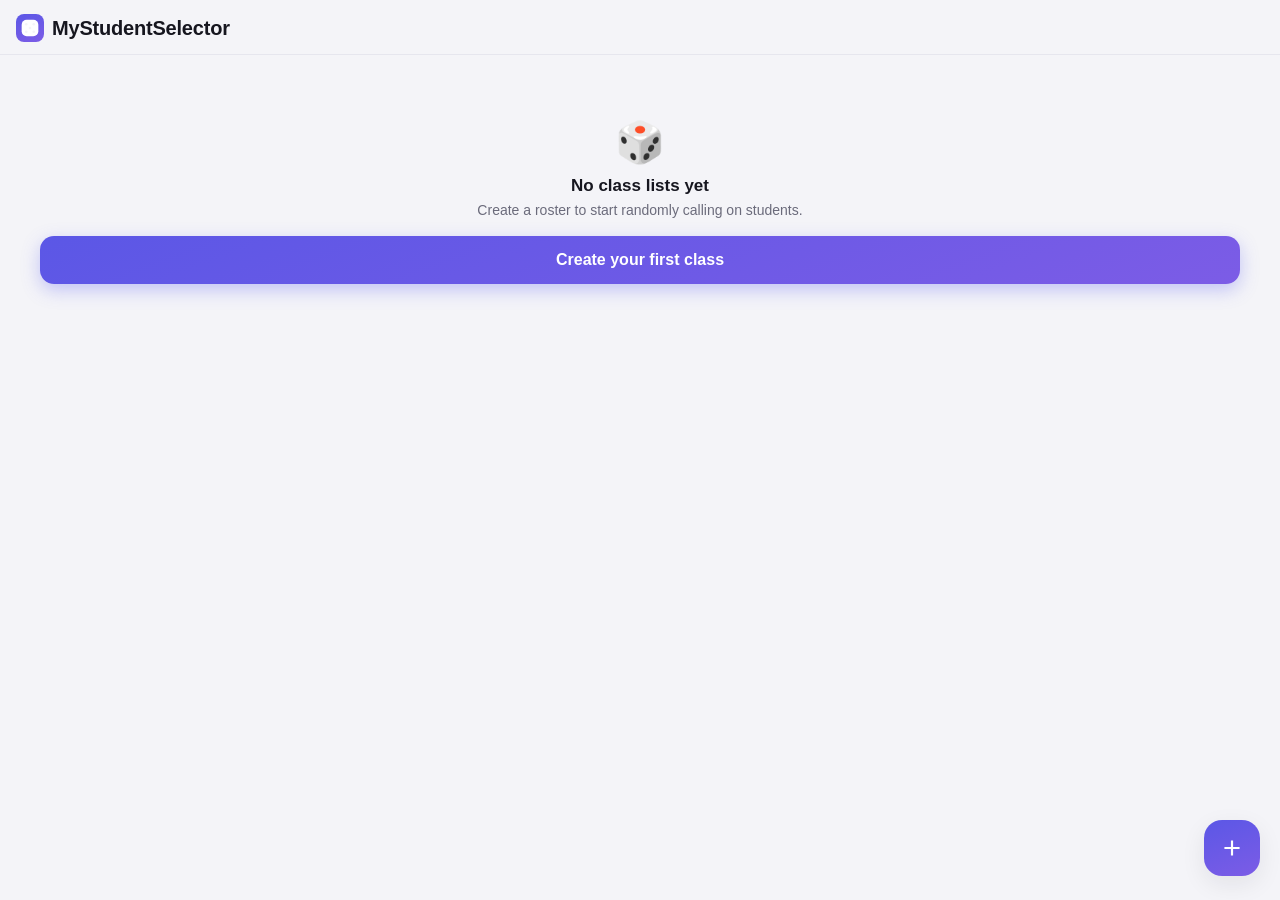
<file: index.html>
<!doctype html>
<html lang="en">
<head>
<meta charset="utf-8" />
<meta name="viewport" content="width=device-width, initial-scale=1, viewport-fit=cover, maximum-scale=1" />
<title>MyStudentSelector</title>
<meta name="description" content="Randomly pick students from your class rosters for cold calling." />

<!-- PWA / iOS home screen -->
<link rel="manifest" href="manifest.json" />
<meta name="theme-color" content="#4f46e5" />
<meta name="apple-mobile-web-app-capable" content="yes" />
<meta name="apple-mobile-web-app-status-bar-style" content="black-translucent" />
<meta name="apple-mobile-web-app-title" content="StudentPick" />
<link rel="apple-touch-icon" href="icons/icon-180.png" />
<link rel="icon" href="icons/icon-192.png" />

<link rel="stylesheet" href="styles.css" />
</head>
<body>

<div id="app">

  <!-- ===================== ROSTER LIST VIEW ===================== -->
  <section id="view-rosters" class="view" data-view="rosters">
    <header class="topbar">
      <h1 class="app-title">
        <span class="die-badge" aria-hidden="true">
          <svg viewBox="0 0 24 24" width="20" height="20"><rect x="2" y="2" width="20" height="20" rx="6" fill="currentColor"/><circle cx="7.5" cy="7.5" r="1.6" fill="var(--bg)"/><circle cx="16.5" cy="7.5" r="1.6" fill="var(--bg)"/><circle cx="12" cy="12" r="1.6" fill="var(--bg)"/><circle cx="7.5" cy="16.5" r="1.6" fill="var(--bg)"/><circle cx="16.5" cy="16.5" r="1.6" fill="var(--bg)"/></svg>
        </span>
        MyStudentSelector
      </h1>
    </header>

    <main class="content">
      <div id="roster-empty" class="empty-state" hidden>
        <div class="empty-icon">🎲</div>
        <h2>No class lists yet</h2>
        <p>Create a roster to start randomly calling on students.</p>
        <button class="btn btn-primary" id="empty-add-roster-btn">Create your first class</button>
      </div>

      <ul id="roster-list" class="roster-list"></ul>
    </main>

    <button id="add-roster-fab" class="fab" aria-label="Add class">
      <svg viewBox="0 0 24 24" width="26" height="26"><path fill="currentColor" d="M11 5h2v6h6v2h-6v6h-2v-6H5v-2h6z"/></svg>
    </button>
  </section>

  <!-- ===================== ROSTER DETAIL / PICKER VIEW ===================== -->
  <section id="view-roster" class="view" data-view="roster" hidden>
    <header class="topbar">
      <button class="icon-btn back-btn" id="back-btn" aria-label="Back">
        <svg viewBox="0 0 24 24" width="24" height="24"><path fill="currentColor" d="M15.5 4.5 8 12l7.5 7.5 1.4-1.4L10.8 12l6.1-6.1z"/></svg>
      </button>
      <h1 class="app-title roster-title" id="roster-title">Class</h1>
      <button class="icon-btn" id="roster-menu-btn" aria-label="Class options">
        <svg viewBox="0 0 24 24" width="22" height="22"><circle cx="12" cy="5" r="2" fill="currentColor"/><circle cx="12" cy="12" r="2" fill="currentColor"/><circle cx="12" cy="19" r="2" fill="currentColor"/></svg>
      </button>
    </header>

    <main class="content">
      <div class="picker-card">
        <div class="picker-progress" id="picker-progress">0 of 0 called this round</div>
        <div class="picker-stage" id="picker-stage">
          <div class="picker-placeholder" id="picker-placeholder">Tap the button to pick a student</div>
          <div class="picker-name" id="picker-name" hidden></div>
        </div>
        <button class="btn btn-primary btn-pick" id="pick-btn">
          <svg viewBox="0 0 24 24" width="20" height="20" aria-hidden="true"><rect x="3" y="3" width="18" height="18" rx="5" fill="currentColor" opacity=".001"/><path fill="currentColor" d="M12 2 2 7l10 5 10-5-10-5Zm0 7.2L4.3 6 12 2.8 19.7 6 12 9.2ZM2 17l10 5 10-5v-2l-10 5-10-5v2Zm0-5 10 5 10-5v-2l-10 5-10-5v2Z"/></svg>
          Pick a Student
        </button>
        <button class="btn btn-ghost btn-reset-round" id="reset-round-btn" hidden>Start a new round</button>
      </div>

      <div class="section-row">
        <h2 class="section-title">Roster</h2>
        <button class="link-btn" id="add-students-btn">Add students</button>
      </div>

      <div id="students-empty" class="empty-state" hidden>
        <div class="empty-icon">🧑‍🎓</div>
        <h2>No students yet</h2>
        <p>Add names one at a time, or paste a whole list.</p>
        <button class="btn btn-primary" id="empty-add-students-btn">Add students</button>
      </div>

      <ul id="student-list" class="student-list"></ul>
    </main>
  </section>

</div>

<!-- ===================== MODAL: Add / Rename Roster ===================== -->
<div class="modal-backdrop" id="roster-modal-backdrop" hidden>
  <div class="modal" role="dialog" aria-modal="true" aria-labelledby="roster-modal-title">
    <h2 id="roster-modal-title">New class</h2>
    <input type="text" id="roster-name-input" class="text-input" placeholder="e.g. Period 3 — Chemistry" maxlength="60" autocomplete="off" />
    <div class="modal-actions">
      <button class="btn btn-ghost" id="roster-modal-cancel">Cancel</button>
      <button class="btn btn-primary" id="roster-modal-save">Save</button>
    </div>
  </div>
</div>

<!-- ===================== MODAL: Add Students ===================== -->
<div class="modal-backdrop" id="students-modal-backdrop" hidden>
  <div class="modal" role="dialog" aria-modal="true" aria-labelledby="students-modal-title">
    <h2 id="students-modal-title">Add students</h2>
    <input type="text" id="single-student-input" class="text-input" placeholder="Add one name…" autocomplete="off" />
    <p class="modal-hint">Or paste a list — one name per line or separated by commas.</p>
    <textarea id="bulk-student-input" class="textarea-input" rows="5" placeholder="Alex Kim&#10;Jordan Lee&#10;Sam Patel"></textarea>
    <div class="modal-actions">
      <button class="btn btn-ghost" id="students-modal-cancel">Cancel</button>
      <button class="btn btn-primary" id="students-modal-save">Add</button>
    </div>
  </div>
</div>

<!-- ===================== SHEET: Roster options ===================== -->
<div class="modal-backdrop" id="roster-sheet-backdrop" hidden>
  <div class="sheet" role="dialog" aria-modal="true">
    <button class="sheet-action" id="sheet-rename">Rename class</button>
    <button class="sheet-action" id="sheet-reset-round">Start a new round</button>
    <button class="sheet-action" id="sheet-reset-stats">Reset call counts</button>
    <button class="sheet-action danger" id="sheet-delete">Delete class</button>
    <button class="sheet-action cancel" id="sheet-cancel">Cancel</button>
  </div>
</div>

<div class="toast" id="toast" hidden></div>

<script src="app.js"></script>
</body>
</html>
</file>
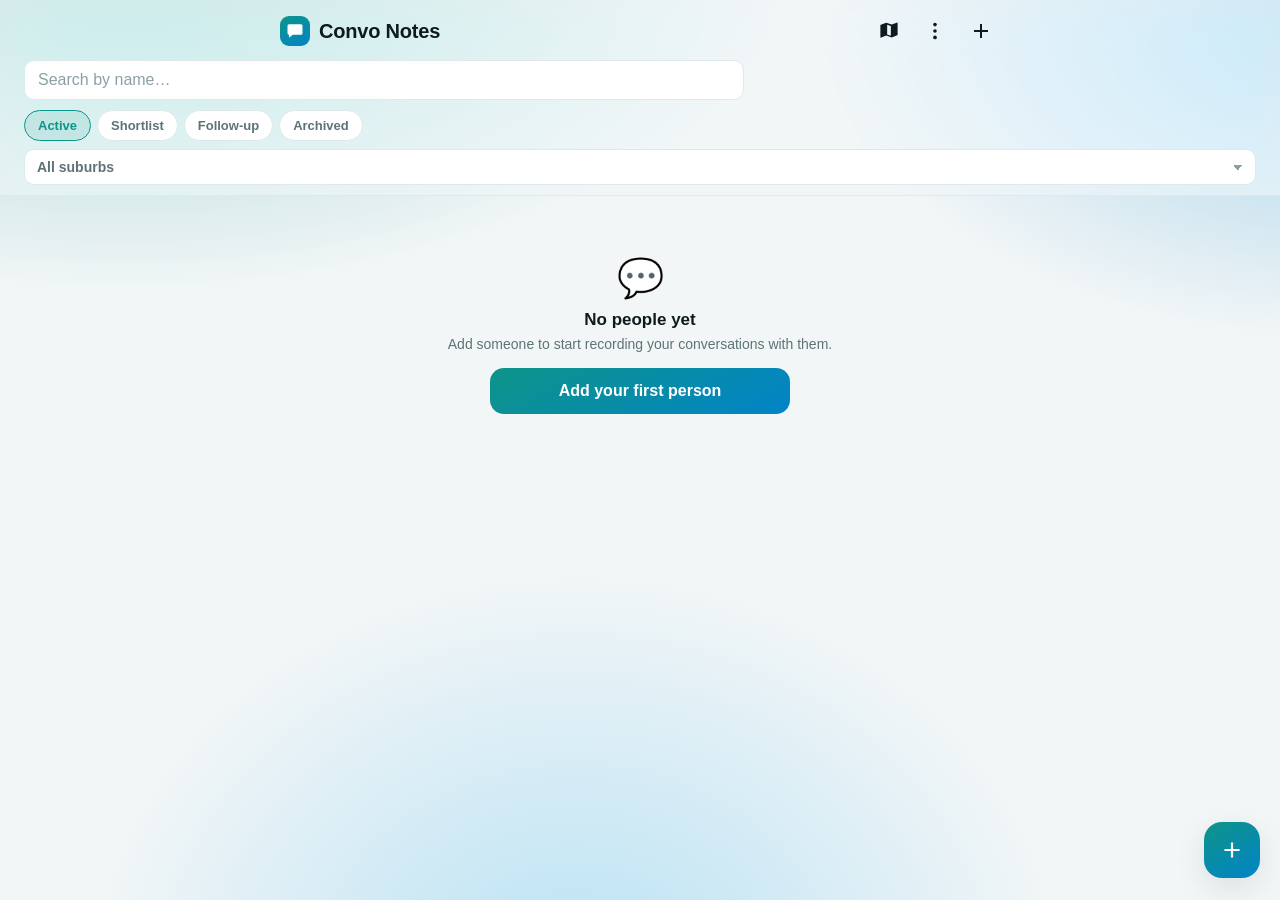
<file: convo-notes/web/index.html>
<!doctype html>
<html lang="en">
<head>
<meta charset="utf-8" />
<meta name="viewport" content="width=device-width, initial-scale=1, viewport-fit=cover, maximum-scale=1" />
<title>Convo Notes</title>
<meta name="description" content="Record and follow up on conversations — date stamped, location tagged, filterable by suburb." />

<link rel="manifest" href="manifest.json" />
<meta name="theme-color" content="#0d9488" />
<meta name="apple-mobile-web-app-capable" content="yes" />
<meta name="apple-mobile-web-app-status-bar-style" content="black-translucent" />
<meta name="apple-mobile-web-app-title" content="Convo Notes" />
<link rel="apple-touch-icon" href="icons/icon-180.png" />
<link rel="icon" href="icons/icon-192.png" />

<link rel="stylesheet" href="vendor/leaflet/leaflet.css" />
<link rel="stylesheet" href="styles.css" />
</head>
<body>

<div id="app">

  <!-- ==================== PEOPLE LIST ==================== -->
  <section id="view-people" class="view">
    <header class="topbar">
      <div class="topbar-main">
        <h1 class="app-title">
          <span class="brand-badge" aria-hidden="true">
            <svg viewBox="0 0 24 24" width="18" height="18"><path fill="currentColor" d="M4 3h16a2 2 0 0 1 2 2v10a2 2 0 0 1-2 2H9l-5 4v-4H4a2 2 0 0 1-2-2V5a2 2 0 0 1 2-2Z"/></svg>
          </span>
          Convo Notes
        </h1>
        <button class="icon-btn" id="open-map-btn" aria-label="View map">
          <svg viewBox="0 0 24 24" width="22" height="22"><path fill="currentColor" d="M15 19 9 17 3.6 19.1a.7.7 0 0 1-1-.65V5.9a.7.7 0 0 1 .45-.65L9 3l6 2 5.4-2.1a.7.7 0 0 1 1 .65v12.55a.7.7 0 0 1-.45.65L15 19Zm-1-1.8V6.6l-4-1.35v10.6l4 1.35Z"/></svg>
        </button>
        <button class="icon-btn" id="app-menu-btn" aria-label="Backup options">
          <svg viewBox="0 0 24 24" width="22" height="22"><circle cx="12" cy="5" r="2" fill="currentColor"/><circle cx="12" cy="12" r="2" fill="currentColor"/><circle cx="12" cy="19" r="2" fill="currentColor"/></svg>
        </button>
        <button class="icon-btn" id="add-person-top-btn" aria-label="Add person">
          <svg viewBox="0 0 24 24" width="24" height="24"><path fill="currentColor" d="M11 5h2v6h6v2h-6v6h-2v-6H5v-2h6z"/></svg>
        </button>
      </div>

      <input type="search" id="search-input" class="search-input" placeholder="Search by name…" autocomplete="off" />

      <div class="chips" id="chip-row">
        <button class="chip is-active" data-scope="active">Active</button>
        <button class="chip" data-scope="shortlist">Shortlist <span class="chip-count" id="count-shortlist"></span></button>
        <button class="chip" data-scope="overdue">Follow-up <span class="chip-count" id="count-overdue"></span></button>
        <button class="chip" data-scope="archived">Archived</button>
      </div>
      <select id="suburb-filter" class="suburb-select" aria-label="Filter by suburb">
        <option value="all">All suburbs</option>
      </select>
    </header>

    <main class="content">
      <div id="people-empty" class="empty-state" hidden>
        <div class="empty-icon">💬</div>
        <h2 id="people-empty-title">No people yet</h2>
        <p id="people-empty-text">Add someone to start recording your conversations with them.</p>
        <button class="btn btn-primary" id="empty-add-person-btn">Add your first person</button>
      </div>
      <ul id="people-list" class="people-list"></ul>
    </main>

    <button id="add-person-fab" class="fab" aria-label="Add person">
      <svg viewBox="0 0 24 24" width="26" height="26"><path fill="currentColor" d="M11 5h2v6h6v2h-6v6h-2v-6H5v-2h6z"/></svg>
    </button>
  </section>

  <!-- ==================== PERSON DETAIL ==================== -->
  <section id="view-person" class="view" hidden>
    <header class="topbar">
      <div class="topbar-main">
        <button class="icon-btn" id="back-btn" aria-label="Back">
          <svg viewBox="0 0 24 24" width="24" height="24"><path fill="currentColor" d="M15.5 4.5 8 12l7.5 7.5 1.4-1.4L10.8 12l6.1-6.1z"/></svg>
        </button>
        <h1 class="app-title person-title" id="person-title">Person</h1>
        <button class="icon-btn" id="person-menu-btn" aria-label="Options">
          <svg viewBox="0 0 24 24" width="22" height="22"><circle cx="12" cy="5" r="2" fill="currentColor"/><circle cx="12" cy="12" r="2" fill="currentColor"/><circle cx="12" cy="19" r="2" fill="currentColor"/></svg>
        </button>
      </div>
    </header>

    <main class="content">
      <div class="person-card">
        <div class="person-card-top">
          <div class="avatar" id="person-avatar">?</div>
          <div class="person-card-info">
            <div class="person-card-name" id="person-card-name"></div>
            <div class="person-card-meta" id="person-card-meta"></div>
          </div>
          <button class="star-btn" id="shortlist-btn" aria-label="Toggle shortlist">
            <svg viewBox="0 0 24 24" width="24" height="24"><path fill="currentColor" d="m12 17.3-6.2 3.7 1.7-7L2 9.2l7.1-.6L12 2l2.9 6.6 7.1.6-5.5 4.8 1.7 7z"/></svg>
          </button>
        </div>
        <div id="person-banner" class="person-banner" hidden></div>
        <div id="person-address-row" class="person-address-row" hidden>
          <span class="addr-pin" aria-hidden="true">📍</span>
          <span class="addr-text" id="person-address-text"></span>
          <span class="addr-actions">
            <button class="link-btn" id="person-map-link">Map</button>
            <a class="link-btn" id="person-directions-link" target="_blank" rel="noopener">Directions</a>
          </span>
        </div>
      </div>

      <div class="section-row">
        <h2 class="section-title">Conversations <span id="convo-count" class="muted"></span></h2>
        <button class="link-btn" id="add-convo-btn">Log conversation</button>
      </div>

      <div id="convos-empty" class="empty-state small" hidden>
        <div class="empty-icon">🗒️</div>
        <h2>No conversations logged</h2>
        <p>Record your first conversation with this person.</p>
        <button class="btn btn-primary" id="empty-add-convo-btn">Log conversation</button>
      </div>

      <ul id="convo-list" class="convo-list"></ul>
    </main>

    <button id="add-convo-fab" class="fab" aria-label="Log conversation">
      <svg viewBox="0 0 24 24" width="26" height="26"><path fill="currentColor" d="M11 5h2v6h6v2h-6v6h-2v-6H5v-2h6z"/></svg>
    </button>
  </section>

  <!-- ==================== MAP ==================== -->
  <section id="view-map" class="view" hidden>
    <header class="topbar">
      <div class="topbar-main">
        <button class="icon-btn" id="map-back-btn" aria-label="Back">
          <svg viewBox="0 0 24 24" width="24" height="24"><path fill="currentColor" d="M15.5 4.5 8 12l7.5 7.5 1.4-1.4L10.8 12l6.1-6.1z"/></svg>
        </button>
        <h1 class="app-title person-title">Map</h1>
        <button class="icon-btn" id="map-fit-btn" aria-label="Fit all pins">
          <svg viewBox="0 0 24 24" width="22" height="22"><path fill="currentColor" d="M4 9V4h5v2H6v3H4Zm11-5h5v5h-2V6h-3V4ZM4 15h2v3h3v2H4v-5Zm14 0h2v5h-5v-2h3v-3Z"/></svg>
        </button>
      </div>
      <div class="map-summary" id="map-summary"></div>
    </header>

    <div class="map-wrap">
      <div id="map"></div>
      <div id="map-empty" class="empty-state map-empty" hidden>
        <div class="empty-icon">🗺️</div>
        <h2>Nothing to plot yet</h2>
        <p>Add an address to someone and it'll show up here.</p>
      </div>
    </div>
  </section>

</div>

<!-- ==================== MODAL: Person ==================== -->
<div class="modal-backdrop" id="person-modal-backdrop" hidden>
  <div class="modal" role="dialog" aria-modal="true" aria-labelledby="person-modal-title">
    <h2 id="person-modal-title">Add person</h2>

    <label class="field-label" for="person-name-input">Name</label>
    <input type="text" id="person-name-input" class="text-input" placeholder="e.g. Sarah Nguyen" maxlength="80" autocomplete="off" />

    <span class="field-label">Who is this?</span>
    <div class="segmented" id="person-category-seg">
      <button type="button" data-value="man">Man</button>
      <button type="button" data-value="woman">Woman</button>
      <button type="button" data-value="child">Child</button>
    </div>

    <label class="field-label" for="person-suburb-input">Suburb</label>
    <input type="text" id="person-suburb-input" class="text-input" placeholder="e.g. Northcote" maxlength="60" autocomplete="off" list="suburb-suggestions" />
    <datalist id="suburb-suggestions"></datalist>

    <label class="field-label" for="person-address-input">Address <span class="field-optional">optional</span></label>
    <input type="text" id="person-address-input" class="text-input" placeholder="e.g. 12 Elm St" maxlength="160" autocomplete="off" />
    <div class="addr-lookup-row">
      <button type="button" class="btn btn-secondary" id="person-geocode-btn">Find on map</button>
      <button type="button" class="btn btn-ghost addr-clear-btn" id="person-clear-pin-btn" hidden>Clear pin</button>
    </div>
    <p class="lookup-status" id="lookup-status" hidden></p>
    <div class="pin-preview" id="pin-preview" hidden>
      <div id="pin-map"></div>
      <p class="pin-hint">Drag the pin if it's not quite right.</p>
    </div>

    <div class="modal-actions">
      <button class="btn btn-ghost" id="person-modal-cancel">Cancel</button>
      <button class="btn btn-primary" id="person-modal-save">Save</button>
    </div>
  </div>
</div>

<!-- ==================== MODAL: Conversation ==================== -->
<div class="modal-backdrop" id="convo-modal-backdrop" hidden>
  <div class="modal" role="dialog" aria-modal="true" aria-labelledby="convo-modal-title">
    <h2 id="convo-modal-title">Log conversation</h2>

    <span class="field-label">Type</span>
    <div class="segmented" id="convo-kind-seg">
      <button type="button" data-value="initial">Initial</button>
      <button type="button" data-value="followup">Follow-up</button>
    </div>

    <label class="field-label" for="convo-datetime-input">Date &amp; time</label>
    <input type="datetime-local" id="convo-datetime-input" class="text-input" />

    <label class="field-label" for="convo-location-input">Location</label>
    <input type="text" id="convo-location-input" class="text-input" placeholder="e.g. Front door, 12 Elm St" maxlength="120" autocomplete="off" list="location-suggestions" />
    <datalist id="location-suggestions"></datalist>

    <label class="field-label" for="convo-notes-input">Notes</label>
    <textarea id="convo-notes-input" class="textarea-input" rows="5" placeholder="What was discussed?"></textarea>

    <div class="modal-actions">
      <button class="btn btn-ghost" id="convo-modal-cancel">Cancel</button>
      <button class="btn btn-primary" id="convo-modal-save">Save</button>
    </div>
  </div>
</div>

<!-- ==================== SHEET: Person options ==================== -->
<div class="modal-backdrop" id="person-sheet-backdrop" hidden>
  <div class="sheet" role="dialog" aria-modal="true">
    <button class="sheet-action" id="sheet-edit">Edit details</button>
    <button class="sheet-action" id="sheet-shortlist">Add to shortlist</button>
    <button class="sheet-action" id="sheet-archive">Archive</button>
    <button class="sheet-action danger" id="sheet-delete">Delete person</button>
    <button class="sheet-action cancel" id="sheet-cancel">Cancel</button>
  </div>
</div>

<!-- ==================== SHEET: Backup options ==================== -->
<div class="modal-backdrop" id="app-sheet-backdrop" hidden>
  <div class="sheet" role="dialog" aria-modal="true">
    <button class="sheet-action" id="sheet-export">Export backup…</button>
    <button class="sheet-action" id="sheet-import">Import backup…</button>
    <button class="sheet-action cancel" id="app-sheet-cancel">Cancel</button>
  </div>
</div>

<!-- ==================== MODAL: Import backup ==================== -->
<div class="modal-backdrop" id="import-modal-backdrop" hidden>
  <div class="modal" role="dialog" aria-modal="true" aria-labelledby="import-modal-title">
    <h2 id="import-modal-title">Import backup</h2>
    <p class="import-summary" id="import-summary"></p>
    <p class="modal-hint">
      <strong>Merge</strong> keeps everything you already have and adds anything missing.
      <strong>Replace</strong> deletes your current data first.
    </p>
    <div class="stack-actions">
      <button class="btn btn-primary" id="import-merge-btn">Merge with my data</button>
      <button class="btn btn-danger-outline" id="import-replace-btn">Replace everything</button>
      <button class="btn btn-ghost" id="import-cancel-btn">Cancel</button>
    </div>
  </div>
</div>

<input type="file" id="import-file-input" accept="application/json,.json" hidden />

<div class="toast" id="toast" hidden></div>

<script src="vendor/leaflet/leaflet.js"></script>
<script src="app.js"></script>
</body>
</html>
</file>
<file: styles.css>
/* ---------- Design tokens ---------- */
:root {
  --bg: #0b0b12;
  --bg-elevated: #15151f;
  --bg-card: #1b1b28;
  --border: #2a2a3a;
  --text: #f2f2f7;
  --text-secondary: #9a9aab;
  --text-tertiary: #6c6c7d;
  --accent: #6366f1;
  --accent-2: #8b5cf6;
  --accent-contrast: #ffffff;
  --danger: #f87171;
  --success: #34d399;
  --warn: #fbbf24;
  --shadow: 0 8px 24px rgba(0,0,0,.35);
  --radius-lg: 20px;
  --radius-md: 14px;
  --radius-sm: 10px;
  --safe-top: env(safe-area-inset-top, 0px);
  --safe-bottom: env(safe-area-inset-bottom, 0px);
}

@media (prefers-color-scheme: light) {
  :root {
    --bg: #f4f4f8;
    --bg-elevated: #ffffff;
    --bg-card: #ffffff;
    --border: #e6e6ee;
    --text: #16161f;
    --text-secondary: #6b6b7b;
    --text-tertiary: #94949f;
    --accent: #5b57e6;
    --accent-2: #7c5ce6;
    --accent-contrast: #ffffff;
    --shadow: 0 8px 24px rgba(20,20,40,.08);
  }
}

* { box-sizing: border-box; }
html, body {
  margin: 0;
  padding: 0;
  height: 100%;
  background: var(--bg);
  color: var(--text);
  font-family: -apple-system, BlinkMacSystemFont, "SF Pro Text", "Segoe UI", Roboto, Helvetica, Arial, sans-serif;
  -webkit-tap-highlight-color: transparent;
  overscroll-behavior-y: none;
}
body {
  position: fixed;
  inset: 0;
  overflow: hidden;
}
h1, h2, p { margin: 0; }
button { font-family: inherit; }

#app { height: 100%; display: flex; flex-direction: column; }

.view[hidden] {
  display: none;
}
.view {
  height: 100%;
  display: flex;
  flex-direction: column;
  animation: view-in .22s ease;
}
@keyframes view-in {
  from { opacity: 0; transform: translateY(6px); }
  to { opacity: 1; transform: translateY(0); }
}

/* ---------- Topbar ---------- */
.topbar {
  padding: calc(var(--safe-top) + 14px) 16px 12px;
  display: flex;
  align-items: center;
  gap: 8px;
  background: var(--bg);
  border-bottom: 1px solid var(--border);
  flex-shrink: 0;
}
.app-title {
  font-size: 20px;
  font-weight: 700;
  letter-spacing: -0.01em;
  display: flex;
  align-items: center;
  gap: 8px;
  flex: 1;
}
.roster-title {
  white-space: nowrap;
  overflow: hidden;
  text-overflow: ellipsis;
  text-align: center;
}
.die-badge {
  width: 28px; height: 28px;
  border-radius: 8px;
  background: linear-gradient(160deg, var(--accent), var(--accent-2));
  color: #fff;
  display: flex; align-items: center; justify-content: center;
  flex-shrink: 0;
}
.icon-btn {
  width: 36px; height: 36px;
  border-radius: 10px;
  border: none;
  background: transparent;
  color: var(--text);
  display: flex; align-items: center; justify-content: center;
  flex-shrink: 0;
}
.icon-btn:active { background: var(--bg-elevated); }

/* ---------- Content ---------- */
.content {
  flex: 1;
  overflow-y: auto;
  -webkit-overflow-scrolling: touch;
  padding: 16px 16px calc(24px + var(--safe-bottom));
}

/* ---------- Empty states ---------- */
.empty-state {
  text-align: center;
  padding: 48px 24px;
  color: var(--text-secondary);
}
.empty-icon { font-size: 40px; margin-bottom: 10px; }
.empty-state h2 { font-size: 17px; color: var(--text); margin-bottom: 6px; }
.empty-state p { font-size: 14px; margin-bottom: 18px; }

/* ---------- Roster list ---------- */
.roster-list { list-style: none; margin: 0; padding: 0; display: flex; flex-direction: column; gap: 10px; }
.roster-card {
  background: var(--bg-card);
  border: 1px solid var(--border);
  border-radius: var(--radius-lg);
  padding: 16px;
  display: flex;
  align-items: center;
  gap: 12px;
  cursor: pointer;
}
.roster-card:active { transform: scale(.985); }
.roster-avatar {
  width: 44px; height: 44px;
  border-radius: 12px;
  background: linear-gradient(160deg, var(--accent), var(--accent-2));
  color: #fff;
  display: flex; align-items: center; justify-content: center;
  font-weight: 700;
  font-size: 16px;
  flex-shrink: 0;
}
.roster-info { flex: 1; min-width: 0; }
.roster-name { font-size: 16px; font-weight: 600; white-space: nowrap; overflow: hidden; text-overflow: ellipsis; }
.roster-meta { font-size: 13px; color: var(--text-secondary); margin-top: 2px; }
.roster-chevron { color: var(--text-tertiary); flex-shrink: 0; }

/* ---------- FAB ---------- */
.fab {
  position: absolute;
  right: 20px;
  bottom: calc(24px + var(--safe-bottom));
  width: 56px; height: 56px;
  border-radius: 18px;
  border: none;
  background: linear-gradient(160deg, var(--accent), var(--accent-2));
  color: #fff;
  box-shadow: var(--shadow);
  display: flex; align-items: center; justify-content: center;
}
.fab:active { transform: scale(.94); }

/* ---------- Picker card ---------- */
.picker-card {
  background: var(--bg-card);
  border: 1px solid var(--border);
  border-radius: var(--radius-lg);
  padding: 22px 18px 20px;
  display: flex;
  flex-direction: column;
  align-items: center;
  margin-bottom: 22px;
}
.picker-progress {
  font-size: 13px;
  color: var(--text-secondary);
  margin-bottom: 14px;
  font-variant-numeric: tabular-nums;
}
.picker-stage {
  width: 100%;
  min-height: 96px;
  display: flex;
  align-items: center;
  justify-content: center;
  text-align: center;
  padding: 8px 10px;
  margin-bottom: 18px;
}
.picker-placeholder {
  color: var(--text-tertiary);
  font-size: 15px;
}
.picker-name {
  font-size: 34px;
  font-weight: 800;
  letter-spacing: -0.02em;
  line-height: 1.15;
  word-break: break-word;
}
.picker-name.animate {
  animation: pop-in .38s cubic-bezier(.2,1.4,.4,1);
}
@keyframes pop-in {
  0% { opacity: 0; transform: scale(.72) translateY(8px); }
  60% { opacity: 1; transform: scale(1.05) translateY(0); }
  100% { opacity: 1; transform: scale(1) translateY(0); }
}
.picker-name .repeat-badge {
  display: block;
  font-size: 12px;
  font-weight: 600;
  color: var(--accent);
  margin-top: 6px;
  letter-spacing: 0.02em;
}

.btn {
  border: none;
  border-radius: var(--radius-md);
  font-size: 16px;
  font-weight: 700;
  padding: 15px 22px;
  display: flex;
  align-items: center;
  justify-content: center;
  gap: 8px;
  width: 100%;
}
.btn:active { transform: scale(.98); }
.btn-primary {
  background: linear-gradient(160deg, var(--accent), var(--accent-2));
  color: var(--accent-contrast);
  box-shadow: 0 6px 18px rgba(99,102,241,.35);
}
.btn-ghost {
  background: transparent;
  color: var(--text-secondary);
  font-weight: 600;
  font-size: 14px;
  padding: 10px;
}
.btn-pick.picking { opacity: .7; }
.btn-reset-round { margin-top: 4px; }

/* ---------- Section row ---------- */
.section-row {
  display: flex;
  align-items: center;
  justify-content: space-between;
  margin-bottom: 10px;
}
.section-title { font-size: 14px; font-weight: 700; color: var(--text-secondary); text-transform: uppercase; letter-spacing: 0.04em; }
.link-btn { background: none; border: none; color: var(--accent); font-size: 14px; font-weight: 600; padding: 4px; }

/* ---------- Student list ---------- */
.student-list { list-style: none; margin: 0; padding: 0; display: flex; flex-direction: column; gap: 8px; }
.student-row {
  background: var(--bg-card);
  border: 1px solid var(--border);
  border-radius: var(--radius-md);
  padding: 12px 12px;
  display: flex;
  align-items: center;
  gap: 10px;
}
.student-row.absent { opacity: .5; }
.student-row.called-this-round { border-color: rgba(99,102,241,.5); }
.student-check {
  width: 22px; height: 22px;
  border-radius: 50%;
  border: 2px solid var(--border);
  flex-shrink: 0;
  display: flex; align-items: center; justify-content: center;
  color: transparent;
}
.student-row.called-this-round .student-check {
  background: linear-gradient(160deg, var(--accent), var(--accent-2));
  border-color: transparent;
  color: #fff;
}
.student-name-wrap { flex: 1; min-width: 0; }
.student-name { font-size: 15.5px; font-weight: 600; white-space: nowrap; overflow: hidden; text-overflow: ellipsis; }
.student-sub { font-size: 12.5px; color: var(--text-tertiary); margin-top: 1px; }
.student-actions { display: flex; align-items: center; gap: 4px; flex-shrink: 0; }
.mini-btn {
  width: 32px; height: 32px;
  border-radius: 9px;
  border: none;
  background: var(--bg-elevated);
  color: var(--text-secondary);
  display: flex; align-items: center; justify-content: center;
}
.mini-btn:active { background: var(--border); }
.mini-btn.danger { color: var(--danger); }
.mini-btn.active-toggle { color: var(--warn); background: rgba(251,191,36,.15); }

/* ---------- Modals ---------- */
.modal-backdrop[hidden] {
  display: none;
}
.modal-backdrop {
  position: fixed;
  inset: 0;
  background: rgba(0,0,0,.5);
  display: flex;
  align-items: flex-end;
  justify-content: center;
  z-index: 50;
  animation: fade-in .18s ease;
}
@keyframes fade-in { from { opacity: 0; } to { opacity: 1; } }
.modal {
  width: 100%;
  max-width: 480px;
  background: var(--bg-elevated);
  border-radius: 20px 20px 0 0;
  padding: 20px 18px calc(20px + var(--safe-bottom));
  animation: sheet-up .22s cubic-bezier(.2,.9,.3,1);
}
@keyframes sheet-up { from { transform: translateY(100%); } to { transform: translateY(0); } }
.modal h2 { font-size: 17px; margin-bottom: 14px; }
.text-input, .textarea-input {
  width: 100%;
  background: var(--bg-card);
  border: 1px solid var(--border);
  border-radius: var(--radius-sm);
  padding: 13px 14px;
  font-size: 16px;
  color: var(--text);
  margin-bottom: 10px;
  font-family: inherit;
}
.textarea-input { resize: vertical; line-height: 1.5; }
.modal-hint { font-size: 12.5px; color: var(--text-tertiary); margin: 2px 0 8px; }
.modal-actions { display: flex; gap: 10px; margin-top: 6px; }
.modal-actions .btn { padding: 13px; font-size: 15px; }

.sheet {
  width: 100%;
  max-width: 480px;
  background: var(--bg-elevated);
  border-radius: 20px 20px 0 0;
  padding: 8px 12px calc(8px + var(--safe-bottom));
  animation: sheet-up .22s cubic-bezier(.2,.9,.3,1);
  display: flex;
  flex-direction: column;
}
.sheet-action {
  background: none;
  border: none;
  text-align: left;
  padding: 15px 10px;
  font-size: 16px;
  color: var(--text);
  border-bottom: 1px solid var(--border);
}
.sheet-action:last-of-type { border-bottom: none; }
.sheet-action.danger { color: var(--danger); }
.sheet-action.cancel { text-align: center; font-weight: 700; color: var(--accent); margin-top: 6px; }
.sheet-action:active { opacity: .6; }

/* ---------- Toast ---------- */
.toast {
  position: fixed;
  left: 50%;
  bottom: calc(24px + var(--safe-bottom));
  transform: translateX(-50%);
  background: var(--bg-elevated);
  color: var(--text);
  border: 1px solid var(--border);
  padding: 11px 18px;
  border-radius: 999px;
  font-size: 13.5px;
  font-weight: 600;
  box-shadow: var(--shadow);
  z-index: 100;
  animation: toast-in .2s ease;
  max-width: 88vw;
  text-align: center;
}
@keyframes toast-in {
  from { opacity: 0; transform: translate(-50%, 8px); }
  to { opacity: 1; transform: translate(-50%, 0); }
}
</file>
<file: convo-notes/web/vendor/leaflet/leaflet.css>
/* required styles */

.leaflet-pane,
.leaflet-tile,
.leaflet-marker-icon,
.leaflet-marker-shadow,
.leaflet-tile-container,
.leaflet-pane > svg,
.leaflet-pane > canvas,
.leaflet-zoom-box,
.leaflet-image-layer,
.leaflet-layer {
	position: absolute;
	left: 0;
	top: 0;
	}
.leaflet-container {
	overflow: hidden;
	}
.leaflet-tile,
.leaflet-marker-icon,
.leaflet-marker-shadow {
	-webkit-user-select: none;
	   -moz-user-select: none;
	        user-select: none;
	  -webkit-user-drag: none;
	}
/* Prevents IE11 from highlighting tiles in blue */
.leaflet-tile::selection {
	background: transparent;
}
/* Safari renders non-retina tile on retina better with this, but Chrome is worse */
.leaflet-safari .leaflet-tile {
	image-rendering: -webkit-optimize-contrast;
	}
/* hack that prevents hw layers "stretching" when loading new tiles */
.leaflet-safari .leaflet-tile-container {
	width: 1600px;
	height: 1600px;
	-webkit-transform-origin: 0 0;
	}
.leaflet-marker-icon,
.leaflet-marker-shadow {
	display: block;
	}
/* .leaflet-container svg: reset svg max-width decleration shipped in Joomla! (joomla.org) 3.x */
/* .leaflet-container img: map is broken in FF if you have max-width: 100% on tiles */
.leaflet-container .leaflet-overlay-pane svg {
	max-width: none !important;
	max-height: none !important;
	}
.leaflet-container .leaflet-marker-pane img,
.leaflet-container .leaflet-shadow-pane img,
.leaflet-container .leaflet-tile-pane img,
.leaflet-container img.leaflet-image-layer,
.leaflet-container .leaflet-tile {
	max-width: none !important;
	max-height: none !important;
	width: auto;
	padding: 0;
	}

.leaflet-container img.leaflet-tile {
	/* See: https://bugs.chromium.org/p/chromium/issues/detail?id=600120 */
	mix-blend-mode: plus-lighter;
}

.leaflet-container.leaflet-touch-zoom {
	-ms-touch-action: pan-x pan-y;
	touch-action: pan-x pan-y;
	}
.leaflet-container.leaflet-touch-drag {
	-ms-touch-action: pinch-zoom;
	/* Fallback for FF which doesn't support pinch-zoom */
	touch-action: none;
	touch-action: pinch-zoom;
}
.leaflet-container.leaflet-touch-drag.leaflet-touch-zoom {
	-ms-touch-action: none;
	touch-action: none;
}
.leaflet-container {
	-webkit-tap-highlight-color: transparent;
}
.leaflet-container a {
	-webkit-tap-highlight-color: rgba(51, 181, 229, 0.4);
}
.leaflet-tile {
	filter: inherit;
	visibility: hidden;
	}
.leaflet-tile-loaded {
	visibility: inherit;
	}
.leaflet-zoom-box {
	width: 0;
	height: 0;
	-moz-box-sizing: border-box;
	     box-sizing: border-box;
	z-index: 800;
	}
/* workaround for https://bugzilla.mozilla.org/show_bug.cgi?id=888319 */
.leaflet-overlay-pane svg {
	-moz-user-select: none;
	}

.leaflet-pane         { z-index: 400; }

.leaflet-tile-pane    { z-index: 200; }
.leaflet-overlay-pane { z-index: 400; }
.leaflet-shadow-pane  { z-index: 500; }
.leaflet-marker-pane  { z-index: 600; }
.leaflet-tooltip-pane   { z-index: 650; }
.leaflet-popup-pane   { z-index: 700; }

.leaflet-map-pane canvas { z-index: 100; }
.leaflet-map-pane svg    { z-index: 200; }

.leaflet-vml-shape {
	width: 1px;
	height: 1px;
	}
.lvml {
	behavior: url(#default#VML);
	display: inline-block;
	position: absolute;
	}


/* control positioning */

.leaflet-control {
	position: relative;
	z-index: 800;
	pointer-events: visiblePainted; /* IE 9-10 doesn't have auto */
	pointer-events: auto;
	}
.leaflet-top,
.leaflet-bottom {
	position: absolute;
	z-index: 1000;
	pointer-events: none;
	}
.leaflet-top {
	top: 0;
	}
.leaflet-right {
	right: 0;
	}
.leaflet-bottom {
	bottom: 0;
	}
.leaflet-left {
	left: 0;
	}
.leaflet-control {
	float: left;
	clear: both;
	}
.leaflet-right .leaflet-control {
	float: right;
	}
.leaflet-top .leaflet-control {
	margin-top: 10px;
	}
.leaflet-bottom .leaflet-control {
	margin-bottom: 10px;
	}
.leaflet-left .leaflet-control {
	margin-left: 10px;
	}
.leaflet-right .leaflet-control {
	margin-right: 10px;
	}


/* zoom and fade animations */

.leaflet-fade-anim .leaflet-popup {
	opacity: 0;
	-webkit-transition: opacity 0.2s linear;
	   -moz-transition: opacity 0.2s linear;
	        transition: opacity 0.2s linear;
	}
.leaflet-fade-anim .leaflet-map-pane .leaflet-popup {
	opacity: 1;
	}
.leaflet-zoom-animated {
	-webkit-transform-origin: 0 0;
	    -ms-transform-origin: 0 0;
	        transform-origin: 0 0;
	}
svg.leaflet-zoom-animated {
	will-change: transform;
}

.leaflet-zoom-anim .leaflet-zoom-animated {
	-webkit-transition: -webkit-transform 0.25s cubic-bezier(0,0,0.25,1);
	   -moz-transition:    -moz-transform 0.25s cubic-bezier(0,0,0.25,1);
	        transition:         transform 0.25s cubic-bezier(0,0,0.25,1);
	}
.leaflet-zoom-anim .leaflet-tile,
.leaflet-pan-anim .leaflet-tile {
	-webkit-transition: none;
	   -moz-transition: none;
	        transition: none;
	}

.leaflet-zoom-anim .leaflet-zoom-hide {
	visibility: hidden;
	}


/* cursors */

.leaflet-interactive {
	cursor: pointer;
	}
.leaflet-grab {
	cursor: -webkit-grab;
	cursor:    -moz-grab;
	cursor:         grab;
	}
.leaflet-crosshair,
.leaflet-crosshair .leaflet-interactive {
	cursor: crosshair;
	}
.leaflet-popup-pane,
.leaflet-control {
	cursor: auto;
	}
.leaflet-dragging .leaflet-grab,
.leaflet-dragging .leaflet-grab .leaflet-interactive,
.leaflet-dragging .leaflet-marker-draggable {
	cursor: move;
	cursor: -webkit-grabbing;
	cursor:    -moz-grabbing;
	cursor:         grabbing;
	}

/* marker & overlays interactivity */
.leaflet-marker-icon,
.leaflet-marker-shadow,
.leaflet-image-layer,
.leaflet-pane > svg path,
.leaflet-tile-container {
	pointer-events: none;
	}

.leaflet-marker-icon.leaflet-interactive,
.leaflet-image-layer.leaflet-interactive,
.leaflet-pane > svg path.leaflet-interactive,
svg.leaflet-image-layer.leaflet-interactive path {
	pointer-events: visiblePainted; /* IE 9-10 doesn't have auto */
	pointer-events: auto;
	}

/* visual tweaks */

.leaflet-container {
	background: #ddd;
	outline-offset: 1px;
	}
.leaflet-container a {
	color: #0078A8;
	}
.leaflet-zoom-box {
	border: 2px dotted #38f;
	background: rgba(255,255,255,0.5);
	}


/* general typography */
.leaflet-container {
	font-family: "Helvetica Neue", Arial, Helvetica, sans-serif;
	font-size: 12px;
	font-size: 0.75rem;
	line-height: 1.5;
	}


/* general toolbar styles */

.leaflet-bar {
	box-shadow: 0 1px 5px rgba(0,0,0,0.65);
	border-radius: 4px;
	}
.leaflet-bar a {
	background-color: #fff;
	border-bottom: 1px solid #ccc;
	width: 26px;
	height: 26px;
	line-height: 26px;
	display: block;
	text-align: center;
	text-decoration: none;
	color: black;
	}
.leaflet-bar a,
.leaflet-control-layers-toggle {
	background-position: 50% 50%;
	background-repeat: no-repeat;
	display: block;
	}
.leaflet-bar a:hover,
.leaflet-bar a:focus {
	background-color: #f4f4f4;
	}
.leaflet-bar a:first-child {
	border-top-left-radius: 4px;
	border-top-right-radius: 4px;
	}
.leaflet-bar a:last-child {
	border-bottom-left-radius: 4px;
	border-bottom-right-radius: 4px;
	border-bottom: none;
	}
.leaflet-bar a.leaflet-disabled {
	cursor: default;
	background-color: #f4f4f4;
	color: #bbb;
	}

.leaflet-touch .leaflet-bar a {
	width: 30px;
	height: 30px;
	line-height: 30px;
	}
.leaflet-touch .leaflet-bar a:first-child {
	border-top-left-radius: 2px;
	border-top-right-radius: 2px;
	}
.leaflet-touch .leaflet-bar a:last-child {
	border-bottom-left-radius: 2px;
	border-bottom-right-radius: 2px;
	}

/* zoom control */

.leaflet-control-zoom-in,
.leaflet-control-zoom-out {
	font: bold 18px 'Lucida Console', Monaco, monospace;
	text-indent: 1px;
	}

.leaflet-touch .leaflet-control-zoom-in, .leaflet-touch .leaflet-control-zoom-out  {
	font-size: 22px;
	}


/* layers control */

.leaflet-control-layers {
	box-shadow: 0 1px 5px rgba(0,0,0,0.4);
	background: #fff;
	border-radius: 5px;
	}
.leaflet-control-layers-toggle {
	background-image: url(images/layers.png);
	width: 36px;
	height: 36px;
	}
.leaflet-retina .leaflet-control-layers-toggle {
	background-image: url(images/layers-2x.png);
	background-size: 26px 26px;
	}
.leaflet-touch .leaflet-control-layers-toggle {
	width: 44px;
	height: 44px;
	}
.leaflet-control-layers .leaflet-control-layers-list,
.leaflet-control-layers-expanded .leaflet-control-layers-toggle {
	display: none;
	}
.leaflet-control-layers-expanded .leaflet-control-layers-list {
	display: block;
	position: relative;
	}
.leaflet-control-layers-expanded {
	padding: 6px 10px 6px 6px;
	color: #333;
	background: #fff;
	}
.leaflet-control-layers-scrollbar {
	overflow-y: scroll;
	overflow-x: hidden;
	padding-right: 5px;
	}
.leaflet-control-layers-selector {
	margin-top: 2px;
	position: relative;
	top: 1px;
	}
.leaflet-control-layers label {
	display: block;
	font-size: 13px;
	font-size: 1.08333em;
	}
.leaflet-control-layers-separator {
	height: 0;
	border-top: 1px solid #ddd;
	margin: 5px -10px 5px -6px;
	}

/* Default icon URLs */
.leaflet-default-icon-path { /* used only in path-guessing heuristic, see L.Icon.Default */
	background-image: url(images/marker-icon.png);
	}


/* attribution and scale controls */

.leaflet-container .leaflet-control-attribution {
	background: #fff;
	background: rgba(255, 255, 255, 0.8);
	margin: 0;
	}
.leaflet-control-attribution,
.leaflet-control-scale-line {
	padding: 0 5px;
	color: #333;
	line-height: 1.4;
	}
.leaflet-control-attribution a {
	text-decoration: none;
	}
.leaflet-control-attribution a:hover,
.leaflet-control-attribution a:focus {
	text-decoration: underline;
	}
.leaflet-attribution-flag {
	display: inline !important;
	vertical-align: baseline !important;
	width: 1em;
	height: 0.6669em;
	}
.leaflet-left .leaflet-control-scale {
	margin-left: 5px;
	}
.leaflet-bottom .leaflet-control-scale {
	margin-bottom: 5px;
	}
.leaflet-control-scale-line {
	border: 2px solid #777;
	border-top: none;
	line-height: 1.1;
	padding: 2px 5px 1px;
	white-space: nowrap;
	-moz-box-sizing: border-box;
	     box-sizing: border-box;
	background: rgba(255, 255, 255, 0.8);
	text-shadow: 1px 1px #fff;
	}
.leaflet-control-scale-line:not(:first-child) {
	border-top: 2px solid #777;
	border-bottom: none;
	margin-top: -2px;
	}
.leaflet-control-scale-line:not(:first-child):not(:last-child) {
	border-bottom: 2px solid #777;
	}

.leaflet-touch .leaflet-control-attribution,
.leaflet-touch .leaflet-control-layers,
.leaflet-touch .leaflet-bar {
	box-shadow: none;
	}
.leaflet-touch .leaflet-control-layers,
.leaflet-touch .leaflet-bar {
	border: 2px solid rgba(0,0,0,0.2);
	background-clip: padding-box;
	}


/* popup */

.leaflet-popup {
	position: absolute;
	text-align: center;
	margin-bottom: 20px;
	}
.leaflet-popup-content-wrapper {
	padding: 1px;
	text-align: left;
	border-radius: 12px;
	}
.leaflet-popup-content {
	margin: 13px 24px 13px 20px;
	line-height: 1.3;
	font-size: 13px;
	font-size: 1.08333em;
	min-height: 1px;
	}
.leaflet-popup-content p {
	margin: 17px 0;
	margin: 1.3em 0;
	}
.leaflet-popup-tip-container {
	width: 40px;
	height: 20px;
	position: absolute;
	left: 50%;
	margin-top: -1px;
	margin-left: -20px;
	overflow: hidden;
	pointer-events: none;
	}
.leaflet-popup-tip {
	width: 17px;
	height: 17px;
	padding: 1px;

	margin: -10px auto 0;
	pointer-events: auto;

	-webkit-transform: rotate(45deg);
	   -moz-transform: rotate(45deg);
	    -ms-transform: rotate(45deg);
	        transform: rotate(45deg);
	}
.leaflet-popup-content-wrapper,
.leaflet-popup-tip {
	background: white;
	color: #333;
	box-shadow: 0 3px 14px rgba(0,0,0,0.4);
	}
.leaflet-container a.leaflet-popup-close-button {
	position: absolute;
	top: 0;
	right: 0;
	border: none;
	text-align: center;
	width: 24px;
	height: 24px;
	font: 16px/24px Tahoma, Verdana, sans-serif;
	color: #757575;
	text-decoration: none;
	background: transparent;
	}
.leaflet-container a.leaflet-popup-close-button:hover,
.leaflet-container a.leaflet-popup-close-button:focus {
	color: #585858;
	}
.leaflet-popup-scrolled {
	overflow: auto;
	}

.leaflet-oldie .leaflet-popup-content-wrapper {
	-ms-zoom: 1;
	}
.leaflet-oldie .leaflet-popup-tip {
	width: 24px;
	margin: 0 auto;

	-ms-filter: "progid:DXImageTransform.Microsoft.Matrix(M11=0.70710678, M12=0.70710678, M21=-0.70710678, M22=0.70710678)";
	filter: progid:DXImageTransform.Microsoft.Matrix(M11=0.70710678, M12=0.70710678, M21=-0.70710678, M22=0.70710678);
	}

.leaflet-oldie .leaflet-control-zoom,
.leaflet-oldie .leaflet-control-layers,
.leaflet-oldie .leaflet-popup-content-wrapper,
.leaflet-oldie .leaflet-popup-tip {
	border: 1px solid #999;
	}


/* div icon */

.leaflet-div-icon {
	background: #fff;
	border: 1px solid #666;
	}


/* Tooltip */
/* Base styles for the element that has a tooltip */
.leaflet-tooltip {
	position: absolute;
	padding: 6px;
	background-color: #fff;
	border: 1px solid #fff;
	border-radius: 3px;
	color: #222;
	white-space: nowrap;
	-webkit-user-select: none;
	-moz-user-select: none;
	-ms-user-select: none;
	user-select: none;
	pointer-events: none;
	box-shadow: 0 1px 3px rgba(0,0,0,0.4);
	}
.leaflet-tooltip.leaflet-interactive {
	cursor: pointer;
	pointer-events: auto;
	}
.leaflet-tooltip-top:before,
.leaflet-tooltip-bottom:before,
.leaflet-tooltip-left:before,
.leaflet-tooltip-right:before {
	position: absolute;
	pointer-events: none;
	border: 6px solid transparent;
	background: transparent;
	content: "";
	}

/* Directions */

.leaflet-tooltip-bottom {
	margin-top: 6px;
}
.leaflet-tooltip-top {
	margin-top: -6px;
}
.leaflet-tooltip-bottom:before,
.leaflet-tooltip-top:before {
	left: 50%;
	margin-left: -6px;
	}
.leaflet-tooltip-top:before {
	bottom: 0;
	margin-bottom: -12px;
	border-top-color: #fff;
	}
.leaflet-tooltip-bottom:before {
	top: 0;
	margin-top: -12px;
	margin-left: -6px;
	border-bottom-color: #fff;
	}
.leaflet-tooltip-left {
	margin-left: -6px;
}
.leaflet-tooltip-right {
	margin-left: 6px;
}
.leaflet-tooltip-left:before,
.leaflet-tooltip-right:before {
	top: 50%;
	margin-top: -6px;
	}
.leaflet-tooltip-left:before {
	right: 0;
	margin-right: -12px;
	border-left-color: #fff;
	}
.leaflet-tooltip-right:before {
	left: 0;
	margin-left: -12px;
	border-right-color: #fff;
	}

/* Printing */

@media print {
	/* Prevent printers from removing background-images of controls. */
	.leaflet-control {
		-webkit-print-color-adjust: exact;
		print-color-adjust: exact;
		}
	}
</file>
<file: convo-notes/web/styles.css>
/* ---------- Tokens ---------- */
:root {
  --bg: #0a1114;
  --bg-elevated: #101c21;
  --bg-card: #14242a;
  --border: #22383f;
  --text: #eef6f7;
  --text-secondary: #93a9af;
  --text-tertiary: #6a828a;
  --accent: #14b8a6;
  --accent-2: #0ea5e9;
  --accent-soft: rgba(20, 184, 166, .15);
  --danger: #f87171;
  --warn: #fbbf24;
  --star: #fbbf24;
  --shadow: 0 10px 30px rgba(0, 0, 0, .4);
  /* Tinted washes painted behind everything, plus a translucent topbar
     so the colour carries up through the header. */
  --wash-1: rgba(20, 184, 166, .40);
  --wash-2: rgba(14, 165, 233, .34);
  --wash-3: rgba(13, 148, 136, .26);
  --topbar-bg: rgba(10, 17, 20, .62);
  --radius-lg: 20px;
  --radius-md: 14px;
  --radius-sm: 10px;
  --safe-top: env(safe-area-inset-top, 0px);
  --safe-bottom: env(safe-area-inset-bottom, 0px);
}

@media (prefers-color-scheme: light) {
  :root {
    --bg: #f2f6f7;
    --bg-elevated: #ffffff;
    --bg-card: #ffffff;
    --border: #dfe8ea;
    --text: #0e1a1d;
    --text-secondary: #5d7378;
    --text-tertiary: #8ba0a5;
    --accent: #0d9488;
    --accent-2: #0284c7;
    --accent-soft: rgba(13, 148, 136, .12);
    --shadow: 0 10px 30px rgba(15, 40, 45, .10);
    --wash-1: rgba(13, 148, 136, .42);
    --wash-2: rgba(2, 132, 199, .34);
    --wash-3: rgba(14, 165, 233, .26);
    --topbar-bg: rgba(242, 246, 247, .62);
  }
}

* { box-sizing: border-box; }
html, body {
  margin: 0; padding: 0; height: 100%;
  background: var(--bg);
  color: var(--text);
  font-family: -apple-system, BlinkMacSystemFont, "SF Pro Text", "Segoe UI", Roboto, Helvetica, Arial, sans-serif;
  -webkit-tap-highlight-color: transparent;
  overscroll-behavior-y: none;
}
body {
  position: fixed;
  inset: 0;
  overflow: hidden;
  /* Fixed body, so these washes stay put while .content scrolls over them. */
  background-color: var(--bg);
  background-image:
    radial-gradient(1100px 620px at 10% -10%, var(--wash-1), transparent 62%),
    radial-gradient(900px 560px at 105% 2%, var(--wash-2), transparent 58%),
    radial-gradient(820px 700px at 45% 110%, var(--wash-3), transparent 60%);
}
h1, h2, p { margin: 0; }
button, input, select, textarea { font-family: inherit; }

#app { height: 100%; }

.view[hidden] { display: none; }
.view {
  height: 100%;
  display: flex;
  flex-direction: column;
  animation: view-in .2s ease;
}
@keyframes view-in {
  from { opacity: 0; transform: translateY(6px); }
  to { opacity: 1; transform: translateY(0); }
}

/* ---------- Topbar ---------- */
.topbar {
  padding: calc(var(--safe-top) + 12px) 16px 10px;
  background: var(--topbar-bg);
  -webkit-backdrop-filter: saturate(180%) blur(20px);
  backdrop-filter: saturate(180%) blur(20px);
  border-bottom: 1px solid var(--border);
  flex-shrink: 0;
}
.topbar-main { display: flex; align-items: center; gap: 8px; }
.app-title {
  font-size: 20px; font-weight: 700; letter-spacing: -0.01em;
  display: flex; align-items: center; gap: 9px; flex: 1; min-width: 0;
}
.person-title { white-space: nowrap; overflow: hidden; text-overflow: ellipsis; text-align: center; }
.brand-badge {
  width: 30px; height: 30px; border-radius: 9px;
  background: linear-gradient(150deg, var(--accent), var(--accent-2));
  color: #fff; display: flex; align-items: center; justify-content: center; flex-shrink: 0;
}
.icon-btn {
  width: 38px; height: 38px; border-radius: 10px; border: none;
  background: transparent; color: var(--text);
  display: flex; align-items: center; justify-content: center; flex-shrink: 0;
}
.icon-btn:active { background: var(--bg-elevated); }

.search-input {
  width: 100%; margin-top: 10px;
  background: var(--bg-card);
  border: 1px solid var(--border);
  border-radius: var(--radius-sm);
  padding: 10px 13px; font-size: 16px; color: var(--text);
  -webkit-appearance: none;
}
.search-input::placeholder { color: var(--text-tertiary); }

.chips { display: flex; gap: 6px; overflow-x: auto; margin-top: 10px; scrollbar-width: none; }
.chips::-webkit-scrollbar { display: none; }
.chip {
  flex-shrink: 0;
  border: 1px solid var(--border);
  background: var(--bg-card);
  color: var(--text-secondary);
  border-radius: 999px;
  padding: 7px 13px;
  font-size: 13px; font-weight: 600;
  white-space: nowrap;
  display: flex; align-items: center; gap: 5px;
}
.chip.is-active {
  background: var(--accent-soft);
  border-color: var(--accent);
  color: var(--accent);
}
.chip-count:empty { display: none; }
.chip-count {
  background: var(--accent);
  color: #fff;
  border-radius: 999px;
  padding: 1px 6px;
  font-size: 11px;
  font-variant-numeric: tabular-nums;
}
.suburb-select {
  width: 100%;
  margin-top: 8px;
  background: var(--bg-card);
  border: 1px solid var(--border);
  color: var(--text-secondary);
  border-radius: var(--radius-sm);
  padding: 9px 12px;
  font-size: 14px; font-weight: 600;
  -webkit-appearance: none;
  appearance: none;
  background-image: linear-gradient(45deg, transparent 50%, var(--text-tertiary) 50%),
                    linear-gradient(135deg, var(--text-tertiary) 50%, transparent 50%);
  background-position: calc(100% - 17px) 50%, calc(100% - 12px) 50%;
  background-size: 5px 5px, 5px 5px;
  background-repeat: no-repeat;
}

/* ---------- Content ---------- */
.content {
  flex: 1; overflow-y: auto; -webkit-overflow-scrolling: touch;
  padding: 14px 16px calc(96px + var(--safe-bottom));
}
.content > * { max-width: 720px; margin-left: auto; margin-right: auto; }

/* ---------- Empty states ---------- */
.empty-state { text-align: center; padding: 46px 22px; color: var(--text-secondary); }
.empty-state.small { padding: 30px 22px; }
.empty-icon { font-size: 38px; margin-bottom: 10px; }
.empty-state h2 { font-size: 17px; color: var(--text); margin-bottom: 6px; }
.empty-state p { font-size: 14px; margin-bottom: 16px; }

/* ---------- People list ---------- */
.people-list, .convo-list { list-style: none; margin: 0; padding: 0; display: flex; flex-direction: column; gap: 10px; }

.person-row {
  background: var(--bg-card);
  border: 1px solid var(--border);
  border-radius: var(--radius-lg);
  padding: 14px;
  display: flex; align-items: center; gap: 12px;
}
.person-row:active { transform: scale(.99); }
.person-row.is-archived { opacity: .62; }

.avatar {
  width: 44px; height: 44px; border-radius: 13px;
  background: linear-gradient(150deg, var(--accent), var(--accent-2));
  color: #fff; font-weight: 700; font-size: 15px;
  display: flex; align-items: center; justify-content: center; flex-shrink: 0;
}
.avatar.cat-child { background: linear-gradient(150deg, #f59e0b, #f97316); }
.avatar.cat-woman { background: linear-gradient(150deg, #8b5cf6, #d946ef); }
.avatar.cat-man { background: linear-gradient(150deg, var(--accent), var(--accent-2)); }

.person-info { flex: 1; min-width: 0; }
.person-name-line { display: flex; align-items: center; gap: 6px; }
.person-name { font-size: 16px; font-weight: 600; white-space: nowrap; overflow: hidden; text-overflow: ellipsis; }
.person-sub { font-size: 13px; color: var(--text-secondary); margin-top: 2px; white-space: nowrap; overflow: hidden; text-overflow: ellipsis; }
.star-inline { color: var(--star); flex-shrink: 0; display: flex; }

.tag {
  font-size: 11px; font-weight: 700; letter-spacing: .03em; text-transform: uppercase;
  padding: 2px 7px; border-radius: 6px; flex-shrink: 0;
}
.tag-overdue { background: rgba(251, 191, 36, .18); color: var(--warn); }
.tag-archived { background: var(--bg-elevated); color: var(--text-tertiary); }

/* ---------- FAB ---------- */
.fab {
  position: absolute; right: 20px; bottom: calc(22px + var(--safe-bottom));
  width: 56px; height: 56px; border-radius: 18px; border: none;
  background: linear-gradient(150deg, var(--accent), var(--accent-2));
  color: #fff; box-shadow: var(--shadow);
  display: flex; align-items: center; justify-content: center;
}
.fab:active { transform: scale(.94); }

/* ---------- Person detail ---------- */
.person-card {
  background: var(--bg-card);
  border: 1px solid var(--border);
  border-radius: var(--radius-lg);
  padding: 16px;
  margin-bottom: 18px;
}
.person-card-top { display: flex; align-items: center; gap: 13px; }
.person-card-info { flex: 1; min-width: 0; }
.person-card-name { font-size: 19px; font-weight: 700; }
.person-card-meta { font-size: 13.5px; color: var(--text-secondary); margin-top: 3px; }
.star-btn {
  border: none; background: transparent; padding: 6px;
  color: var(--text-tertiary); flex-shrink: 0;
}
.star-btn.is-on { color: var(--star); }

.person-banner {
  margin-top: 14px; padding: 10px 12px;
  border-radius: var(--radius-sm);
  font-size: 13px; font-weight: 600;
  display: flex; align-items: center; gap: 8px;
}
.person-banner[hidden] { display: none; }
.person-banner.warn { background: rgba(251, 191, 36, .14); color: var(--warn); }
.person-banner.muted-banner { background: var(--bg-elevated); color: var(--text-secondary); }

/* ---------- Sections ---------- */
.section-row { display: flex; align-items: center; justify-content: space-between; margin-bottom: 10px; }
.section-title {
  font-size: 13px; font-weight: 700; color: var(--text-secondary);
  text-transform: uppercase; letter-spacing: .05em;
}
.muted { color: var(--text-tertiary); font-weight: 600; }
.link-btn { background: none; border: none; color: var(--accent); font-size: 14px; font-weight: 600; padding: 4px; }

/* ---------- Conversation list ---------- */
.convo-item {
  background: var(--bg-card);
  border: 1px solid var(--border);
  border-radius: var(--radius-md);
  padding: 13px 14px;
}
.convo-head { display: flex; align-items: center; gap: 8px; margin-bottom: 6px; }
.kind-pill {
  font-size: 11px; font-weight: 700; text-transform: uppercase; letter-spacing: .04em;
  padding: 3px 8px; border-radius: 999px; flex-shrink: 0;
}
.kind-initial { background: var(--accent-soft); color: var(--accent); }
.kind-followup { background: rgba(14, 165, 233, .16); color: var(--accent-2); }
.convo-date {
  font-size: 13px; color: var(--text-secondary); font-weight: 600;
  flex: 1; min-width: 0;
  white-space: nowrap; overflow: hidden; text-overflow: ellipsis;
}
.convo-actions { flex-shrink: 0; display: flex; gap: 2px; }
.mini-btn {
  width: 30px; height: 30px; border-radius: 8px; border: none;
  background: var(--bg-elevated); color: var(--text-secondary);
  display: flex; align-items: center; justify-content: center;
}
.mini-btn.danger { color: var(--danger); }
.convo-location {
  font-size: 13px; color: var(--text-secondary);
  display: flex; align-items: center; gap: 5px; margin-bottom: 6px;
}
.convo-notes { font-size: 14.5px; line-height: 1.45; white-space: pre-wrap; word-break: break-word; }
.convo-notes:empty { display: none; }

/* ---------- Buttons ---------- */
.btn {
  border: none; border-radius: var(--radius-md);
  font-size: 16px; font-weight: 700; padding: 14px 20px;
  display: flex; align-items: center; justify-content: center; gap: 8px; width: 100%;
}
.btn:active { transform: scale(.98); }
.btn-primary {
  background: linear-gradient(150deg, var(--accent), var(--accent-2));
  color: #fff;
}
.btn-ghost { background: transparent; color: var(--text-secondary); font-weight: 600; font-size: 15px; }
.empty-state .btn { max-width: 300px; margin: 0 auto; }

/* ---------- Address + map ---------- */
.person-address-row[hidden] { display: none; }
.person-address-row {
  margin-top: 14px;
  display: flex;
  align-items: center;
  gap: 8px;
  font-size: 13.5px;
  color: var(--text-secondary);
  flex-wrap: wrap;
}
.addr-pin { flex-shrink: 0; }
.addr-text { flex: 1; min-width: 120px; word-break: break-word; }
.addr-text.addr-warn { color: var(--warn); }
.addr-actions { display: flex; gap: 4px; flex-shrink: 0; }
.addr-actions .link-btn { text-decoration: none; }
.addr-actions .link-btn[hidden] { display: none; }

.field-optional {
  font-weight: 600;
  text-transform: none;
  letter-spacing: 0;
  color: var(--text-tertiary);
}

.addr-lookup-row { display: flex; gap: 8px; align-items: center; }
.addr-lookup-row .btn { width: auto; flex: 1; padding: 11px 14px; font-size: 14.5px; }
.btn-secondary {
  background: var(--accent-soft);
  color: var(--accent);
  border: 1px solid var(--accent);
}
.btn-secondary:disabled { opacity: .6; }
.addr-clear-btn { flex: 0 0 auto !important; }
.addr-clear-btn[hidden] { display: none; }

.lookup-status[hidden] { display: none; }
.lookup-status {
  font-size: 12.5px;
  margin: 8px 0 0;
  color: var(--text-secondary);
  line-height: 1.45;
}
.lookup-status.ok { color: var(--accent); }
.lookup-status.warn { color: var(--warn); }

.pin-preview[hidden] { display: none; }
.pin-preview { margin-top: 10px; }
#pin-map {
  height: 180px;
  border-radius: var(--radius-sm);
  border: 1px solid var(--border);
  overflow: hidden;
}
.pin-hint {
  font-size: 12px;
  color: var(--text-tertiary);
  margin: 6px 0 0;
  text-align: center;
}

.map-summary {
  margin-top: 8px;
  font-size: 12.5px;
  color: var(--text-secondary);
  font-variant-numeric: tabular-nums;
}
.map-wrap { flex: 1; position: relative; min-height: 0; }
#map { position: absolute; inset: 0; background: var(--bg-elevated); }
.map-empty {
  position: absolute;
  inset: 0;
  display: flex;
  flex-direction: column;
  align-items: center;
  justify-content: center;
  background: var(--bg);
  z-index: 500;
}
.map-empty[hidden] { display: none; }

/* Map pins mirror the avatar colours so the map reads like the list. */
.pin-marker-wrap { background: none; border: none; }
.pin-marker {
  width: 34px; height: 34px;
  border-radius: 50%;
  display: flex; align-items: center; justify-content: center;
  color: #fff;
  font-size: 12px; font-weight: 700;
  box-shadow: 0 2px 8px rgba(0,0,0,.4);
  border: 2px solid #fff;
  background: linear-gradient(150deg, var(--accent), var(--accent-2));
}
.pin-marker.cat-child { background: linear-gradient(150deg, #f59e0b, #f97316); }
.pin-marker.cat-woman { background: linear-gradient(150deg, #8b5cf6, #d946ef); }
.pin-marker.is-overdue { border-color: var(--warn); }
.pin-marker.is-archived { opacity: .55; }

.map-popup { min-width: 170px; }
.map-popup-name { font-size: 15px; font-weight: 700; margin-bottom: 3px; color: #16161f; }
.map-popup-meta { font-size: 12.5px; color: #5d7378; margin-bottom: 2px; }
.map-popup .btn { margin-top: 9px; padding: 9px; font-size: 14px; }
.leaflet-popup-content { margin: 12px 14px; }

/* ---------- Modals ---------- */
.modal-backdrop[hidden] { display: none; }
.modal-backdrop {
  position: fixed; inset: 0; background: rgba(0, 0, 0, .55);
  display: flex; align-items: flex-end; justify-content: center; z-index: 50;
  animation: fade-in .16s ease;
}
@keyframes fade-in { from { opacity: 0; } to { opacity: 1; } }

.modal {
  width: 100%; max-width: 520px;
  background: var(--bg-elevated);
  border-radius: 22px 22px 0 0;
  padding: 20px 18px calc(20px + var(--safe-bottom));
  animation: sheet-up .22s cubic-bezier(.2, .9, .3, 1);
  max-height: 92vh; overflow-y: auto;
}
@keyframes sheet-up { from { transform: translateY(100%); } to { transform: translateY(0); } }
.modal h2 { font-size: 18px; margin-bottom: 16px; }

.field-label {
  display: block; font-size: 12.5px; font-weight: 700;
  color: var(--text-secondary); text-transform: uppercase; letter-spacing: .04em;
  margin: 14px 0 6px;
}
.field-label:first-of-type { margin-top: 0; }

.text-input, .textarea-input {
  width: 100%;
  background: var(--bg-card);
  border: 1px solid var(--border);
  border-radius: var(--radius-sm);
  padding: 12px 13px; font-size: 16px; color: var(--text);
  -webkit-appearance: none;
}
.textarea-input { resize: vertical; line-height: 1.5; }

.segmented {
  display: flex; gap: 6px;
  background: var(--bg-card);
  border: 1px solid var(--border);
  border-radius: var(--radius-sm);
  padding: 4px;
}
.segmented button {
  flex: 1; border: none; background: transparent;
  color: var(--text-secondary); font-size: 14.5px; font-weight: 600;
  padding: 9px 4px; border-radius: 7px;
}
.segmented button.is-on {
  background: linear-gradient(150deg, var(--accent), var(--accent-2));
  color: #fff;
}

.modal-actions { display: flex; gap: 10px; margin-top: 20px; }
.modal-actions .btn { padding: 13px; font-size: 15px; }

/* Import dialog: labels are too long to sit side by side. */
.stack-actions { display: flex; flex-direction: column; gap: 9px; margin-top: 18px; }
.stack-actions .btn { padding: 13px; font-size: 15px; }
.btn-danger-outline {
  background: transparent;
  border: 1px solid var(--danger);
  color: var(--danger);
}
.import-summary {
  font-size: 14.5px;
  line-height: 1.5;
  background: var(--bg-card);
  border: 1px solid var(--border);
  border-radius: var(--radius-sm);
  padding: 12px 13px;
  margin-bottom: 12px;
}

.sheet {
  width: 100%; max-width: 520px;
  background: var(--bg-elevated);
  border-radius: 22px 22px 0 0;
  padding: 8px 12px calc(8px + var(--safe-bottom));
  animation: sheet-up .22s cubic-bezier(.2, .9, .3, 1);
  display: flex; flex-direction: column;
}
.sheet-action {
  background: none; border: none; text-align: left;
  padding: 15px 10px; font-size: 16px; color: var(--text);
  border-bottom: 1px solid var(--border);
}
.sheet-action:last-of-type { border-bottom: none; }
.sheet-action.danger { color: var(--danger); }
.sheet-action.cancel { text-align: center; font-weight: 700; color: var(--accent); margin-top: 6px; }
.sheet-action:active { opacity: .6; }

/* ---------- Toast ---------- */
.toast[hidden] { display: none; }
.toast {
  position: fixed; left: 50%; bottom: calc(24px + var(--safe-bottom));
  transform: translateX(-50%);
  background: var(--bg-elevated); color: var(--text);
  border: 1px solid var(--border);
  padding: 11px 18px; border-radius: 999px;
  font-size: 13.5px; font-weight: 600;
  box-shadow: var(--shadow); z-index: 100;
  animation: toast-in .18s ease;
  max-width: 88vw; text-align: center;
}
@keyframes toast-in {
  from { opacity: 0; transform: translate(-50%, 8px); }
  to { opacity: 1; transform: translate(-50%, 0); }
}

/* ---------- Wider screens (iPad) ---------- */
@media (min-width: 700px) {
  .topbar { padding-left: 24px; padding-right: 24px; }
  .topbar-main, .search-input, .filter-row { max-width: 720px; margin-left: auto; margin-right: auto; }
  .search-input, .filter-row { width: 100%; }
  .content { padding-left: 24px; padding-right: 24px; }
  .modal, .sheet { border-radius: 22px; margin-bottom: 5vh; }
  .modal-backdrop { align-items: center; }
}
</file>
